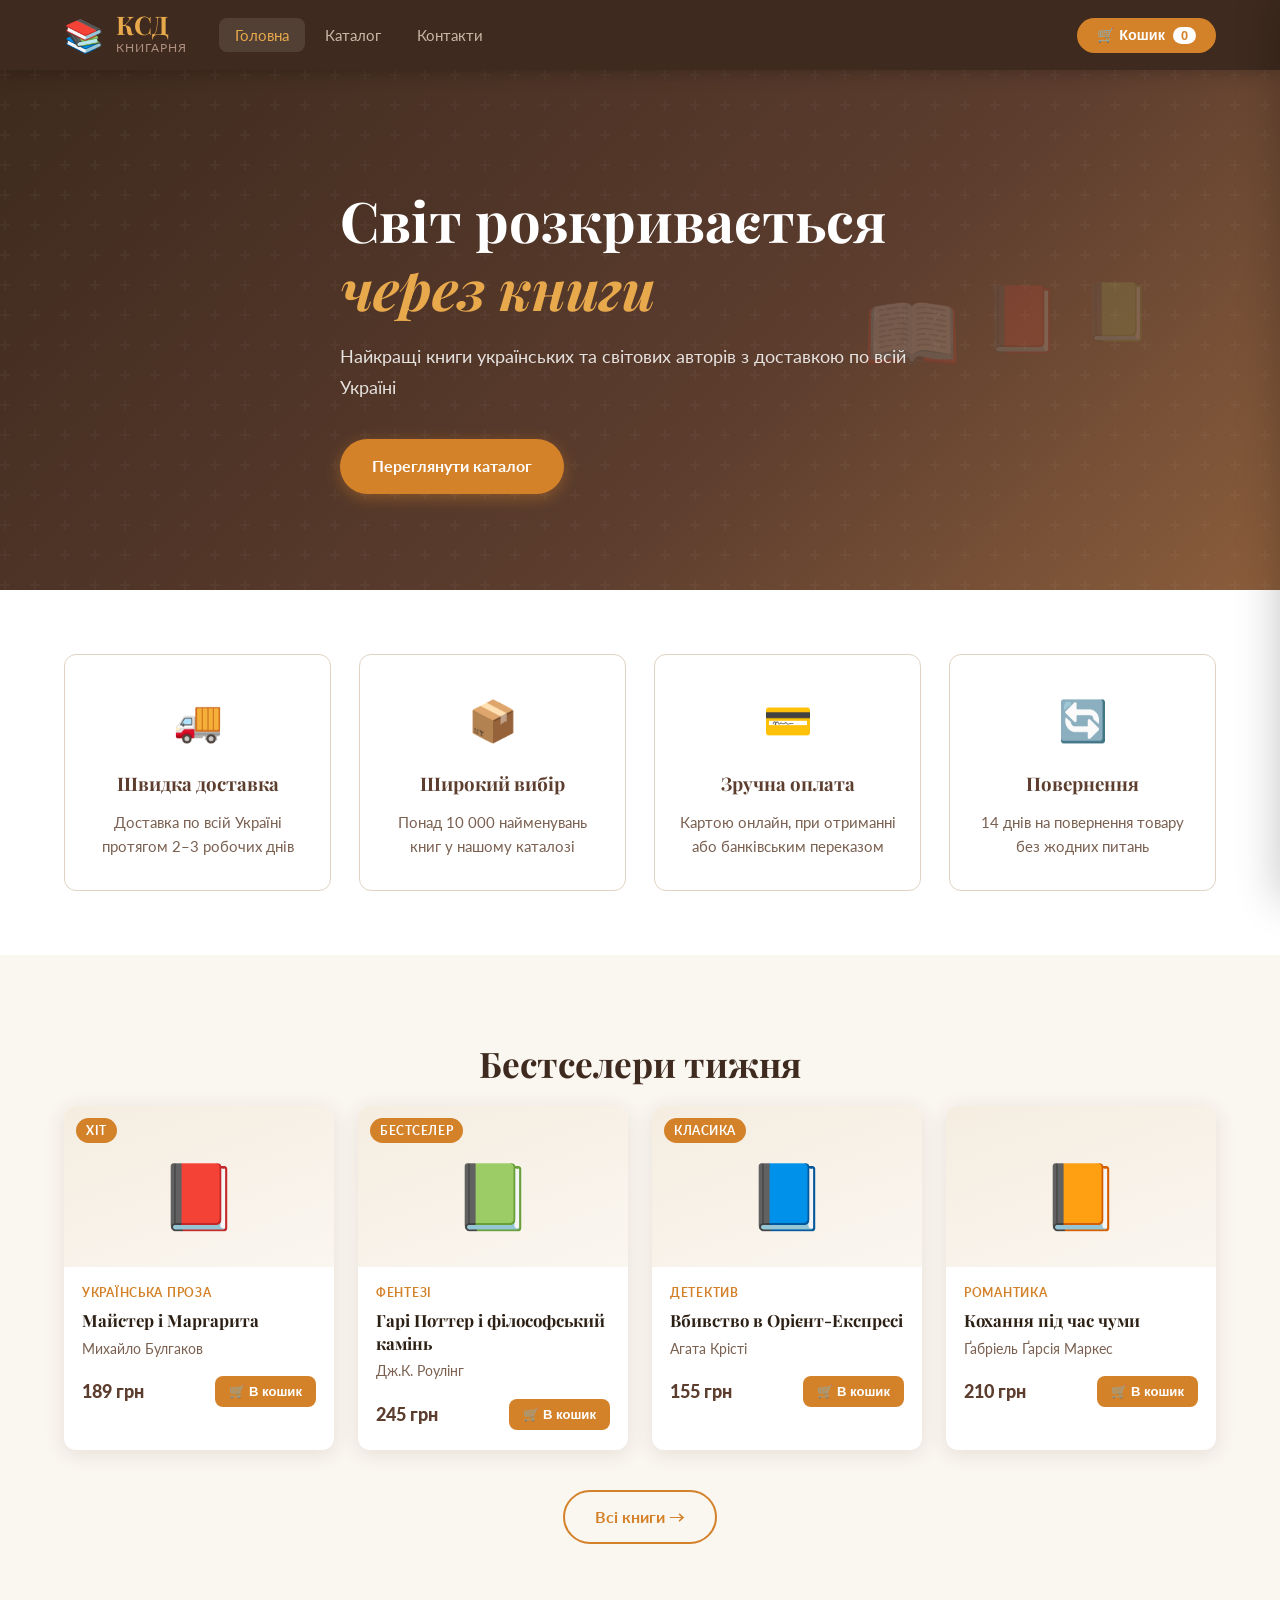
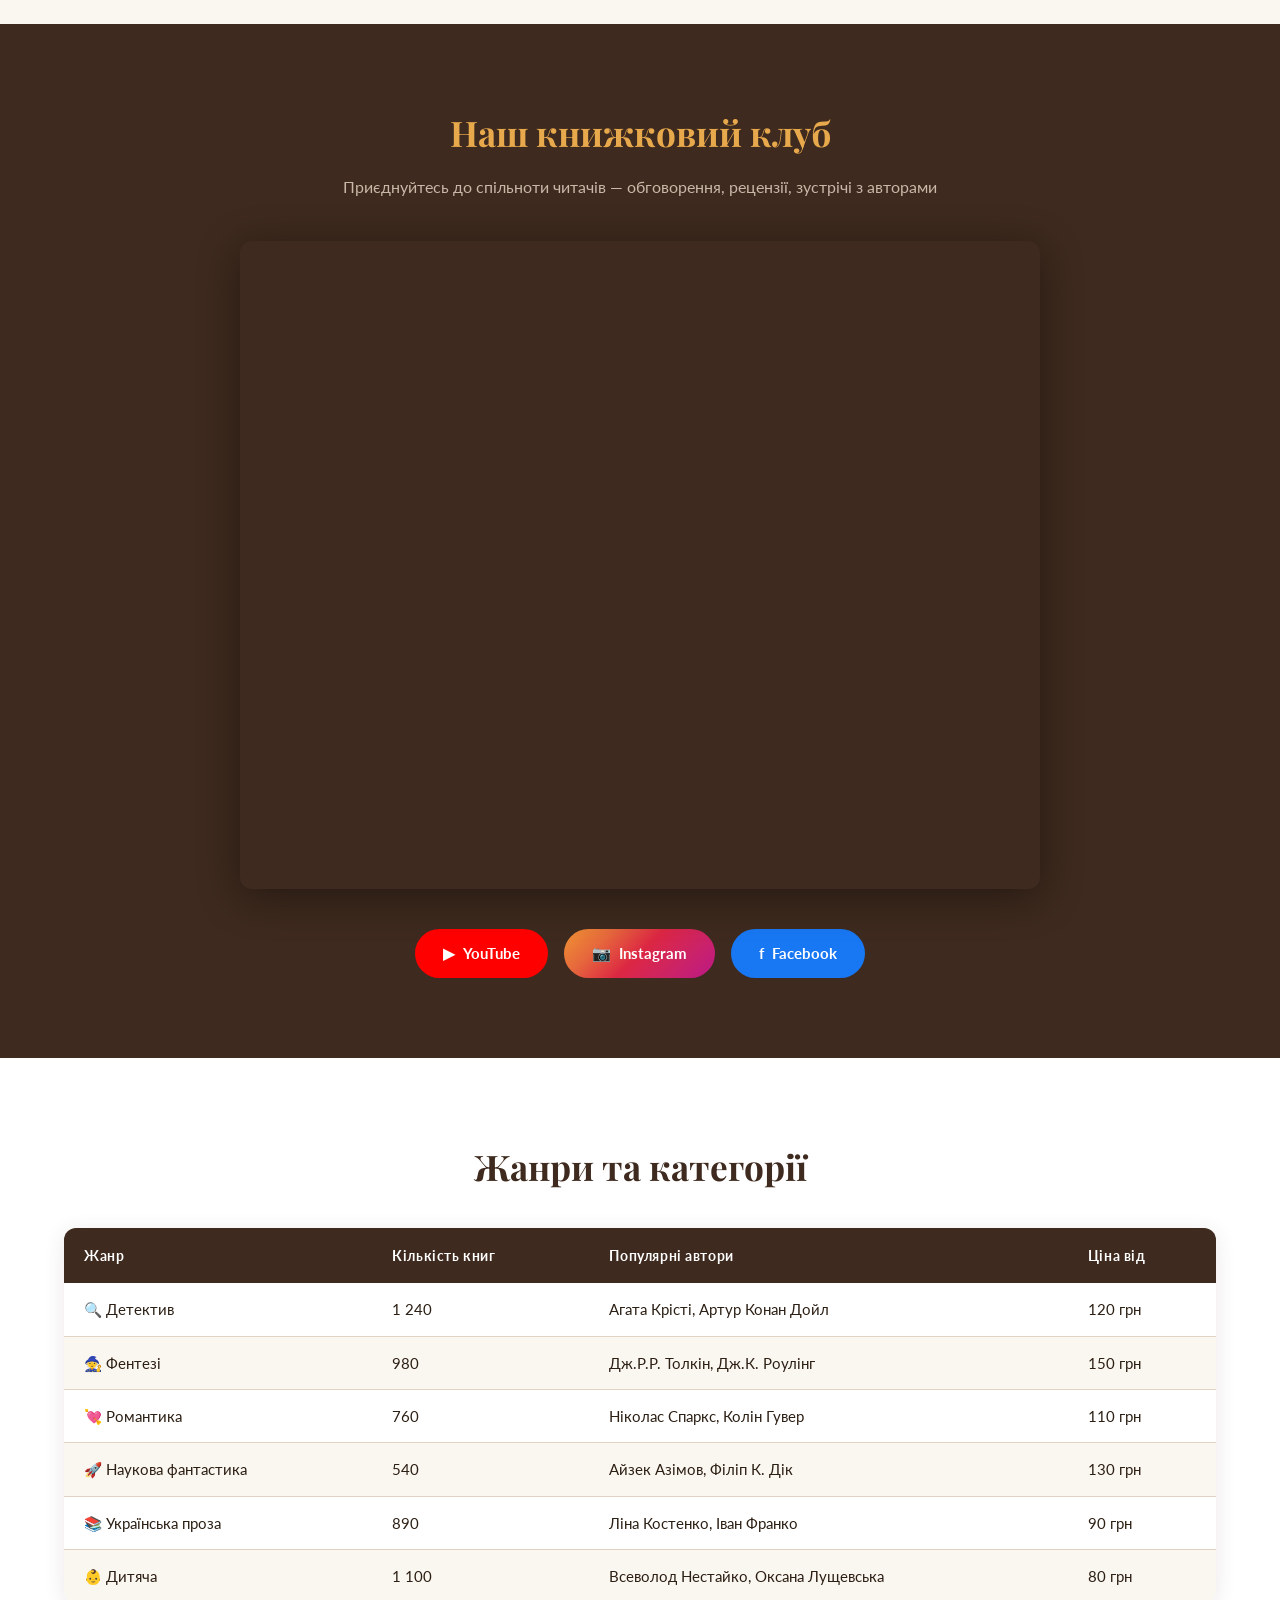
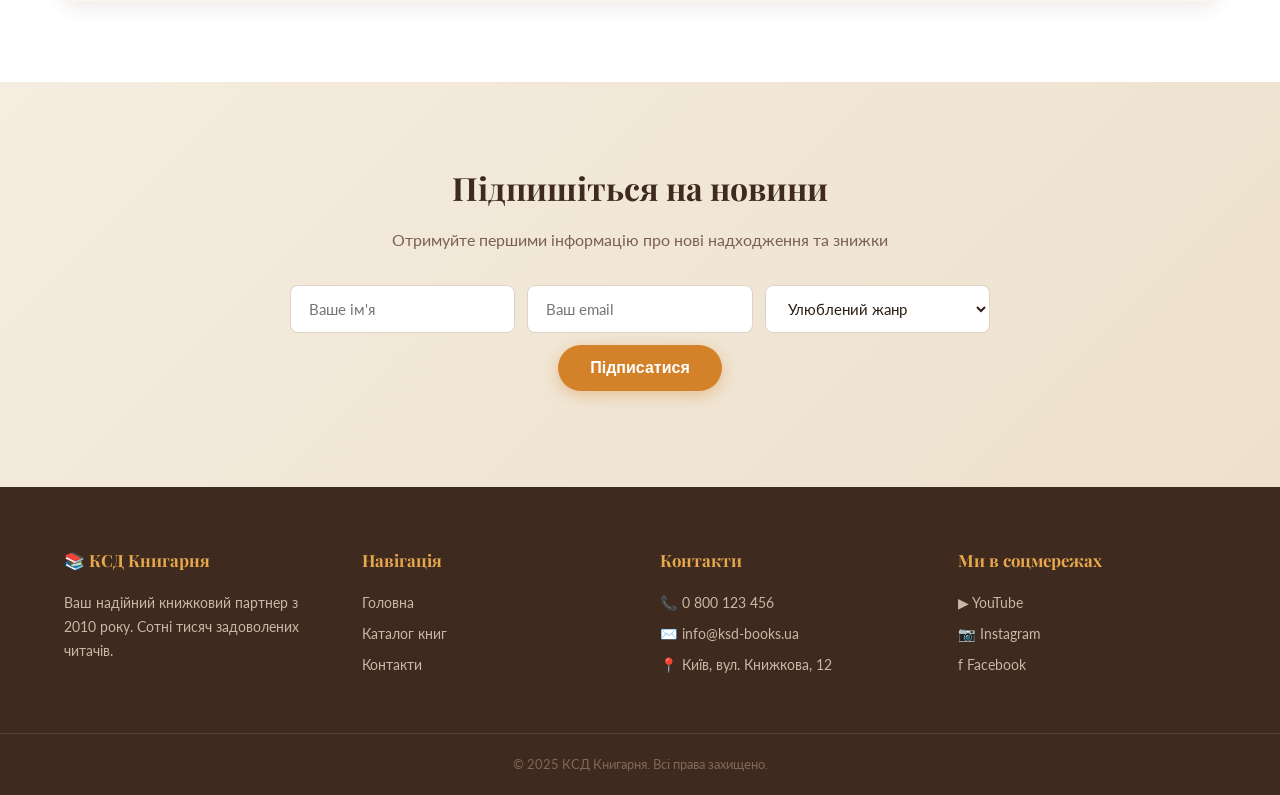
<file: index.html>
<!DOCTYPE html>
<html lang="uk">
<head>
  <meta charset="UTF-8">
  <meta name="viewport" content="width=device-width, initial-scale=1.0">
  <title>КСД Книгарня — Головна</title>
  <link rel="stylesheet" href="style.css">
  <link href="https://fonts.googleapis.com/css2?family=Playfair+Display:ital,wght@0,400;0,700;1,400&family=Lato:wght@300;400;700&display=swap" rel="stylesheet">
</head>
<body>

<!-- HEADER -->
<header>
  <div class="header-inner">
    <div class="logo">
      <span class="logo-icon">📚</span>
      <div>
        <span class="logo-title">КСД</span>
        <span class="logo-sub">Книгарня</span>
      </div>
    </div>
    <nav>
      <ul class="nav-list">
        <li><a href="index.html" class="active">Головна</a></li>
        <li><a href="catalog.html">Каталог</a></li>
        <li><a href="contact.html">Контакти</a></li>
      </ul>
    </nav>
    <div class="header-actions">
      <button class="cart-btn" onclick="toggleCart()">
        🛒 Кошик <span class="cart-count" id="cartCount">0</span>
      </button>
    </div>
  </div>
</header>

<!-- CART PANEL -->
<div class="cart-panel" id="cartPanel">
  <div class="cart-header">
    <h3>🛒 Ваш кошик</h3>
    <button onclick="toggleCart()" class="close-cart">✕</button>
  </div>
  <div class="cart-items" id="cartItems">
    <p class="cart-empty">Кошик порожній</p>
  </div>
  <div class="cart-footer" id="cartFooter" style="display:none">
    <div class="cart-total">Разом: <strong id="cartTotal">0</strong> грн</div>
    <button class="btn-order" onclick="placeOrder()">Оформити замовлення</button>
  </div>
</div>
<div class="cart-overlay" id="cartOverlay" onclick="toggleCart()"></div>

<!-- HERO SECTION -->
<section class="hero">
  <div class="hero-content">
    <h1>Світ розкривається<br><em>через книги</em></h1>
    <p>Найкращі книги українських та світових авторів з доставкою по всій Україні</p>
    <a href="catalog.html" class="btn-primary">Переглянути каталог</a>
  </div>
  <div class="hero-books">
    <div class="book-float b1">📖</div>
    <div class="book-float b2">📕</div>
    <div class="book-float b3">📗</div>
  </div>
</section>

<!-- FEATURES -->
<section class="features">
  <div class="container">
    <div class="features-grid">
      <div class="feature-card">
        <span class="feat-icon">🚚</span>
        <h3>Швидка доставка</h3>
        <p>Доставка по всій Україні протягом 2–3 робочих днів</p>
      </div>
      <div class="feature-card">
        <span class="feat-icon">📦</span>
        <h3>Широкий вибір</h3>
        <p>Понад 10 000 найменувань книг у нашому каталозі</p>
      </div>
      <div class="feature-card">
        <span class="feat-icon">💳</span>
        <h3>Зручна оплата</h3>
        <p>Картою онлайн, при отриманні або банківським переказом</p>
      </div>
      <div class="feature-card">
        <span class="feat-icon">🔄</span>
        <h3>Повернення</h3>
        <p>14 днів на повернення товару без жодних питань</p>
      </div>
    </div>
  </div>
</section>

<!-- BESTSELLERS -->
<section class="bestsellers">
  <div class="container">
    <h2 class="section-title">Бестселери тижня</h2>
    <div class="books-grid" id="homeBooks"></div>
    <div class="center">
      <a href="catalog.html" class="btn-secondary">Всі книги →</a>
    </div>
  </div>
</section>

<!-- VIDEO SECTION -->
<section class="video-section">
  <div class="container">
    <h2 class="section-title">Наш книжковий клуб</h2>
    <p class="section-desc">Приєднуйтесь до спільноти читачів — обговорення, рецензії, зустрічі з авторами</p>
    <div class="video-wrapper">
      <iframe
        src="https://www.youtube.com/embed/videoseries?list=UU@ksd_bookclub"
        title="КСД Книжковий Клуб"
        frameborder="0"
        allow="accelerometer; autoplay; clipboard-write; encrypted-media; gyroscope; picture-in-picture"
        allowfullscreen>
      </iframe>
    </div>
    <div class="social-links">
      <a href="https://www.youtube.com/@ksd_bookclub" target="_blank" class="social-btn yt">
        <span>▶</span> YouTube
      </a>
      <a href="https://www.instagram.com/ksd_bookclub/" target="_blank" class="social-btn ig">
        <span>📷</span> Instagram
      </a>
      <a href="https://www.facebook.com/ksdbookclub/mentions/" target="_blank" class="social-btn fb">
        <span>f</span> Facebook
      </a>
    </div>
  </div>
</section>

<!-- GENRES TABLE -->
<section class="genres-section">
  <div class="container">
    <h2 class="section-title">Жанри та категорії</h2>
    <table class="genres-table">
      <thead>
        <tr>
          <th>Жанр</th>
          <th>Кількість книг</th>
          <th>Популярні автори</th>
          <th>Ціна від</th>
        </tr>
      </thead>
      <tbody>
        <tr>
          <td>🔍 Детектив</td>
          <td>1 240</td>
          <td>Агата Крісті, Артур Конан Дойл</td>
          <td>120 грн</td>
        </tr>
        <tr>
          <td>🧙 Фентезі</td>
          <td>980</td>
          <td>Дж.Р.Р. Толкін, Дж.К. Роулінг</td>
          <td>150 грн</td>
        </tr>
        <tr>
          <td>💘 Романтика</td>
          <td>760</td>
          <td>Ніколас Спаркс, Колін Гувер</td>
          <td>110 грн</td>
        </tr>
        <tr>
          <td>🚀 Наукова фантастика</td>
          <td>540</td>
          <td>Айзек Азімов, Філіп К. Дік</td>
          <td>130 грн</td>
        </tr>
        <tr>
          <td>📚 Українська проза</td>
          <td>890</td>
          <td>Ліна Костенко, Іван Франко</td>
          <td>90 грн</td>
        </tr>
        <tr>
          <td>👶 Дитяча</td>
          <td>1 100</td>
          <td>Всеволод Нестайко, Оксана Лущевська</td>
          <td>80 грн</td>
        </tr>
      </tbody>
    </table>
  </div>
</section>

<!-- NEWSLETTER FORM -->
<section class="newsletter">
  <div class="container">
    <h2>Підпишіться на новини</h2>
    <p>Отримуйте першими інформацію про нові надходження та знижки</p>
    <form class="newsletter-form" onsubmit="subscribeNewsletter(event)">
      <input type="text" name="name" placeholder="Ваше ім'я" required>
      <input type="email" name="email" placeholder="Ваш email" required>
      <select name="genre">
        <option value="">Улюблений жанр</option>
        <option>Детектив</option>
        <option>Фентезі</option>
        <option>Романтика</option>
        <option>Наукова фантастика</option>
        <option>Українська проза</option>
        <option>Дитяча</option>
      </select>
      <button type="submit" class="btn-primary">Підписатися</button>
    </form>
    <div id="subscribeMsg" class="subscribe-msg"></div>
  </div>
</section>

<!-- FOOTER -->
<footer>
  <div class="footer-inner">
    <div class="footer-col">
      <h4>📚 КСД Книгарня</h4>
      <p>Ваш надійний книжковий партнер з 2010 року. Сотні тисяч задоволених читачів.</p>
    </div>
    <div class="footer-col">
      <h4>Навігація</h4>
      <ul>
        <li><a href="index.html">Головна</a></li>
        <li><a href="catalog.html">Каталог книг</a></li>
        <li><a href="contact.html">Контакти</a></li>
      </ul>
    </div>
    <div class="footer-col">
      <h4>Контакти</h4>
      <ul>
        <li>📞 0 800 123 456</li>
        <li>✉️ info@ksd-books.ua</li>
        <li>📍 Київ, вул. Книжкова, 12</li>
      </ul>
    </div>
    <div class="footer-col">
      <h4>Ми в соцмережах</h4>
      <div class="footer-socials">
        <a href="https://www.youtube.com/@ksd_bookclub" target="_blank">▶ YouTube</a>
        <a href="https://www.instagram.com/ksd_bookclub/" target="_blank">📷 Instagram</a>
        <a href="https://www.facebook.com/ksdbookclub/mentions/" target="_blank">f Facebook</a>
      </div>
    </div>
  </div>
  <div class="footer-bottom">
    <p>© 2025 КСД Книгарня. Всі права захищено.</p>
  </div>
</footer>

<script src="cart.js"></script>
<script>
  // Render 4 featured books on home page
  const featured = booksData.slice(0, 4);
  renderBooks(featured, 'homeBooks');
</script>
</body>
</html>
</file>
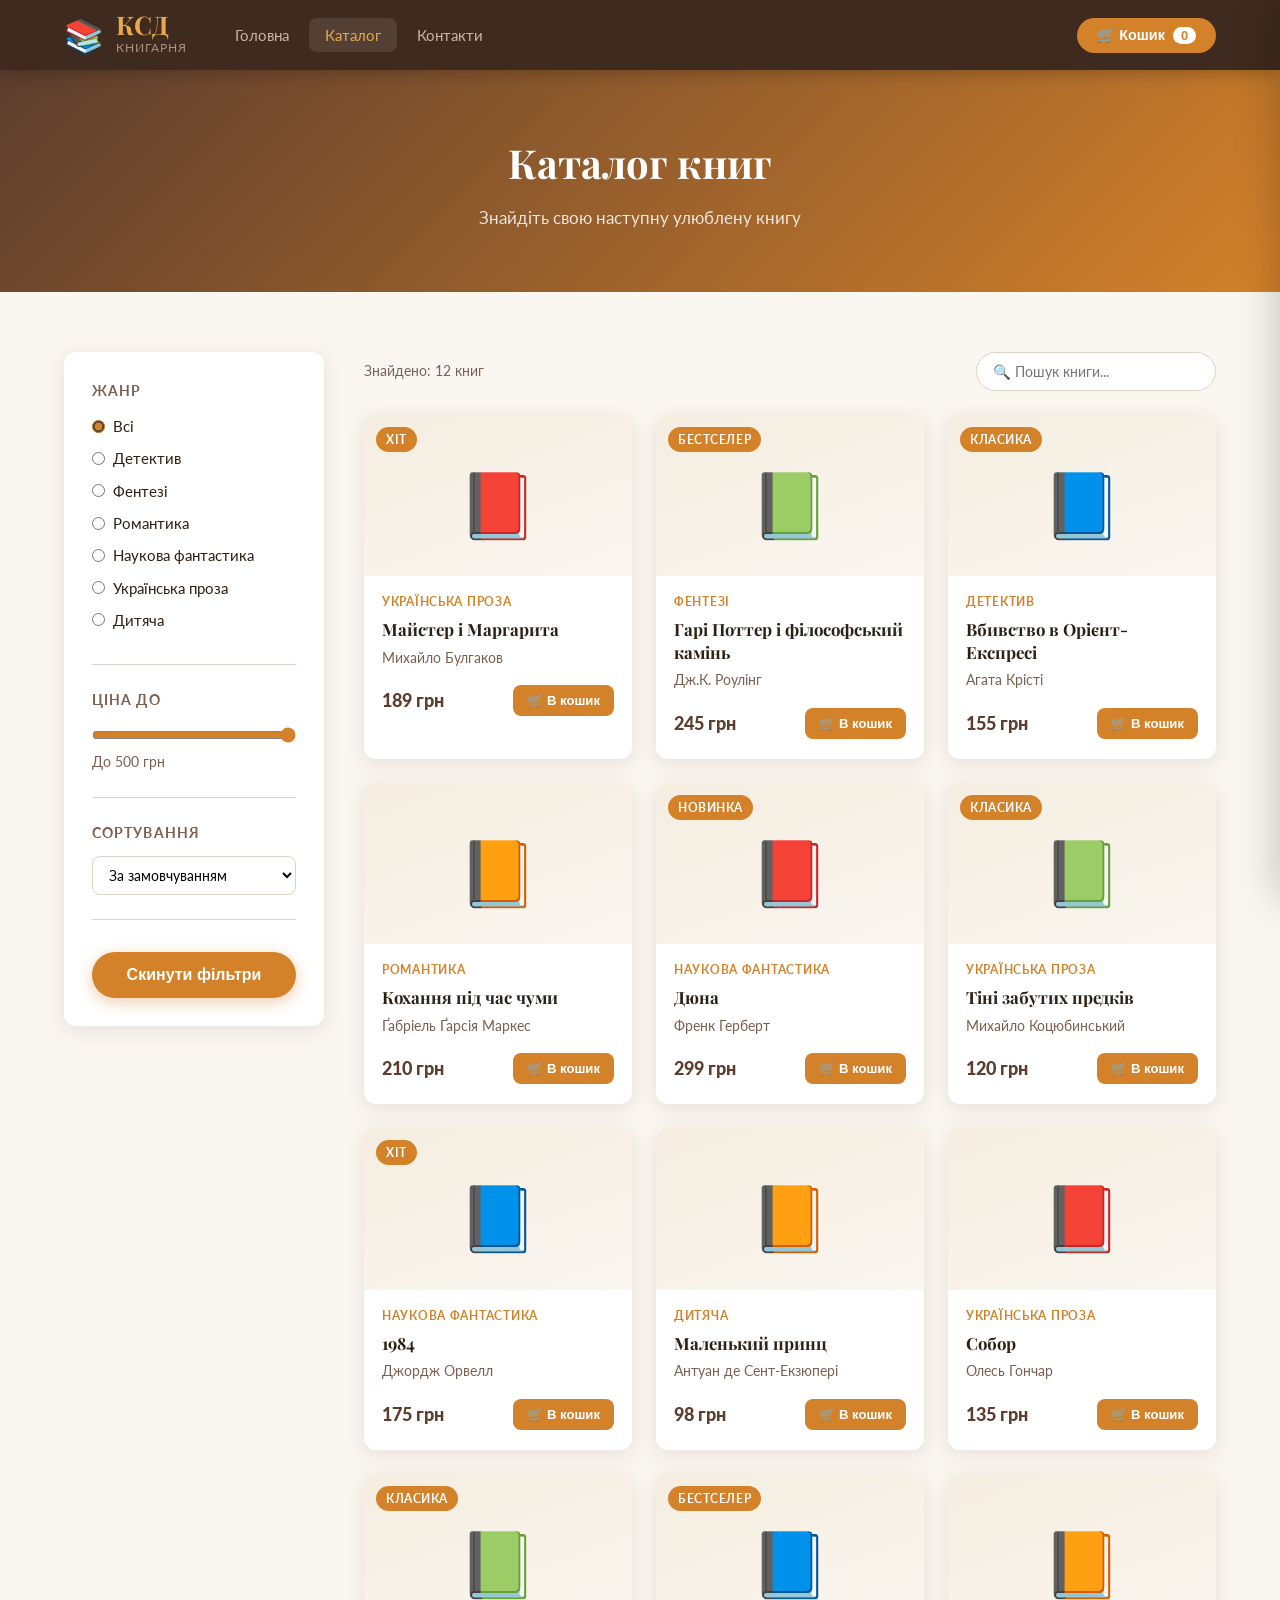
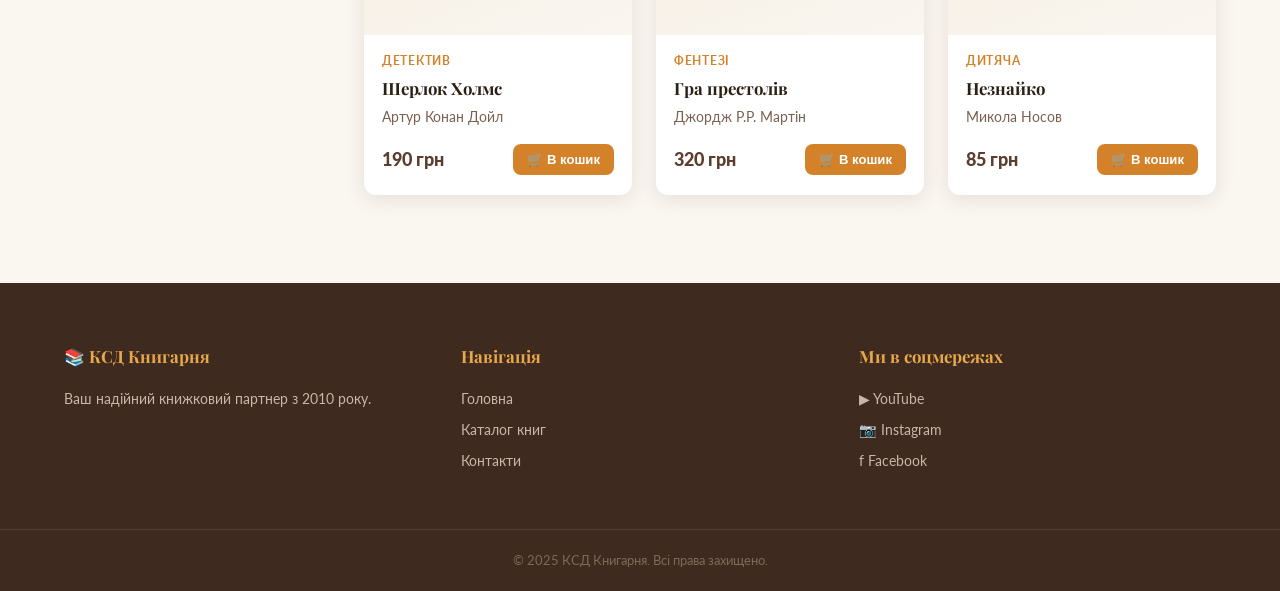
<file: catalog.html>
<!DOCTYPE html>
<html lang="uk">
<head>
  <meta charset="UTF-8">
  <meta name="viewport" content="width=device-width, initial-scale=1.0">
  <title>КСД Книгарня — Каталог</title>
  <link rel="stylesheet" href="style.css">
  <link href="https://fonts.googleapis.com/css2?family=Playfair+Display:ital,wght@0,400;0,700;1,400&family=Lato:wght@300;400;700&display=swap" rel="stylesheet">
</head>
<body>

<!-- HEADER -->
<header>
  <div class="header-inner">
    <div class="logo">
      <span class="logo-icon">📚</span>
      <div>
        <span class="logo-title">КСД</span>
        <span class="logo-sub">Книгарня</span>
      </div>
    </div>
    <nav>
      <ul class="nav-list">
        <li><a href="index.html">Головна</a></li>
        <li><a href="catalog.html" class="active">Каталог</a></li>
        <li><a href="contact.html">Контакти</a></li>
      </ul>
    </nav>
    <div class="header-actions">
      <button class="cart-btn" onclick="toggleCart()">
        🛒 Кошик <span class="cart-count" id="cartCount">0</span>
      </button>
    </div>
  </div>
</header>

<!-- CART PANEL -->
<div class="cart-panel" id="cartPanel">
  <div class="cart-header">
    <h3>🛒 Ваш кошик</h3>
    <button onclick="toggleCart()" class="close-cart">✕</button>
  </div>
  <div class="cart-items" id="cartItems">
    <p class="cart-empty">Кошик порожній</p>
  </div>
  <div class="cart-footer" id="cartFooter" style="display:none">
    <div class="cart-total">Разом: <strong id="cartTotal">0</strong> грн</div>
    <button class="btn-order" onclick="placeOrder()">Оформити замовлення</button>
  </div>
</div>
<div class="cart-overlay" id="cartOverlay" onclick="toggleCart()"></div>

<!-- PAGE TITLE -->
<section class="page-banner">
  <div class="container">
    <h1>Каталог книг</h1>
    <p>Знайдіть свою наступну улюблену книгу</p>
  </div>
</section>

<!-- CATALOG LAYOUT -->
<section class="catalog-section">
  <div class="container catalog-layout">

    <!-- SIDEBAR FILTERS -->
    <aside class="sidebar">
      <div class="filter-block">
        <h4>Жанр</h4>
        <ul class="filter-list" id="genreFilter">
          <li><label><input type="radio" name="genre" value="all" checked onchange="filterBooks()"> Всі</label></li>
          <li><label><input type="radio" name="genre" value="Детектив" onchange="filterBooks()"> Детектив</label></li>
          <li><label><input type="radio" name="genre" value="Фентезі" onchange="filterBooks()"> Фентезі</label></li>
          <li><label><input type="radio" name="genre" value="Романтика" onchange="filterBooks()"> Романтика</label></li>
          <li><label><input type="radio" name="genre" value="Наукова фантастика" onchange="filterBooks()"> Наукова фантастика</label></li>
          <li><label><input type="radio" name="genre" value="Українська проза" onchange="filterBooks()"> Українська проза</label></li>
          <li><label><input type="radio" name="genre" value="Дитяча" onchange="filterBooks()"> Дитяча</label></li>
        </ul>
      </div>
      <div class="filter-block">
        <h4>Ціна до</h4>
        <input type="range" id="priceRange" min="80" max="500" value="500" oninput="updatePrice(this.value)">
        <div class="price-label">До <span id="priceVal">500</span> грн</div>
      </div>
      <div class="filter-block">
        <h4>Сортування</h4>
        <select id="sortSelect" onchange="filterBooks()">
          <option value="default">За замовчуванням</option>
          <option value="price-asc">Ціна: зростання</option>
          <option value="price-desc">Ціна: спадання</option>
          <option value="name">За назвою</option>
        </select>
      </div>
      <button class="btn-primary" onclick="resetFilters()" style="width:100%;margin-top:8px">Скинути фільтри</button>
    </aside>

    <!-- BOOKS GRID -->
    <main class="catalog-main">
      <div class="catalog-meta">
        <span id="foundCount"></span>
        <input type="text" id="searchInput" placeholder="🔍 Пошук книги..." oninput="filterBooks()">
      </div>
      <div class="books-grid" id="catalogBooks"></div>
    </main>

  </div>
</section>

<!-- FOOTER -->
<footer>
  <div class="footer-inner">
    <div class="footer-col">
      <h4>📚 КСД Книгарня</h4>
      <p>Ваш надійний книжковий партнер з 2010 року.</p>
    </div>
    <div class="footer-col">
      <h4>Навігація</h4>
      <ul>
        <li><a href="index.html">Головна</a></li>
        <li><a href="catalog.html">Каталог книг</a></li>
        <li><a href="contact.html">Контакти</a></li>
      </ul>
    </div>
    <div class="footer-col">
      <h4>Ми в соцмережах</h4>
      <div class="footer-socials">
        <a href="https://www.youtube.com/@ksd_bookclub" target="_blank">▶ YouTube</a>
        <a href="https://www.instagram.com/ksd_bookclub/" target="_blank">📷 Instagram</a>
        <a href="https://www.facebook.com/ksdbookclub/mentions/" target="_blank">f Facebook</a>
      </div>
    </div>
  </div>
  <div class="footer-bottom">
    <p>© 2025 КСД Книгарня. Всі права захищено.</p>
  </div>
</footer>

<script src="cart.js"></script>
<script>
  let maxPrice = 500;

  function updatePrice(val) {
    maxPrice = parseInt(val);
    document.getElementById('priceVal').textContent = val;
    filterBooks();
  }

  function filterBooks() {
    const genre = document.querySelector('input[name="genre"]:checked').value;
    const sort = document.getElementById('sortSelect').value;
    const search = document.getElementById('searchInput').value.toLowerCase();

    let filtered = booksData.filter(b => {
      const matchGenre = genre === 'all' || b.genre === genre;
      const matchPrice = b.price <= maxPrice;
      const matchSearch = b.title.toLowerCase().includes(search) || b.author.toLowerCase().includes(search);
      return matchGenre && matchPrice && matchSearch;
    });

    if (sort === 'price-asc') filtered.sort((a,b) => a.price - b.price);
    else if (sort === 'price-desc') filtered.sort((a,b) => b.price - a.price);
    else if (sort === 'name') filtered.sort((a,b) => a.title.localeCompare(b.title));

    document.getElementById('foundCount').textContent = `Знайдено: ${filtered.length} книг`;
    renderBooks(filtered, 'catalogBooks');
  }

  function resetFilters() {
    document.querySelector('input[name="genre"][value="all"]').checked = true;
    document.getElementById('priceRange').value = 500;
    document.getElementById('priceVal').textContent = 500;
    document.getElementById('sortSelect').value = 'default';
    document.getElementById('searchInput').value = '';
    maxPrice = 500;
    filterBooks();
  }

  filterBooks();
</script>
</body>
</html>
</file>
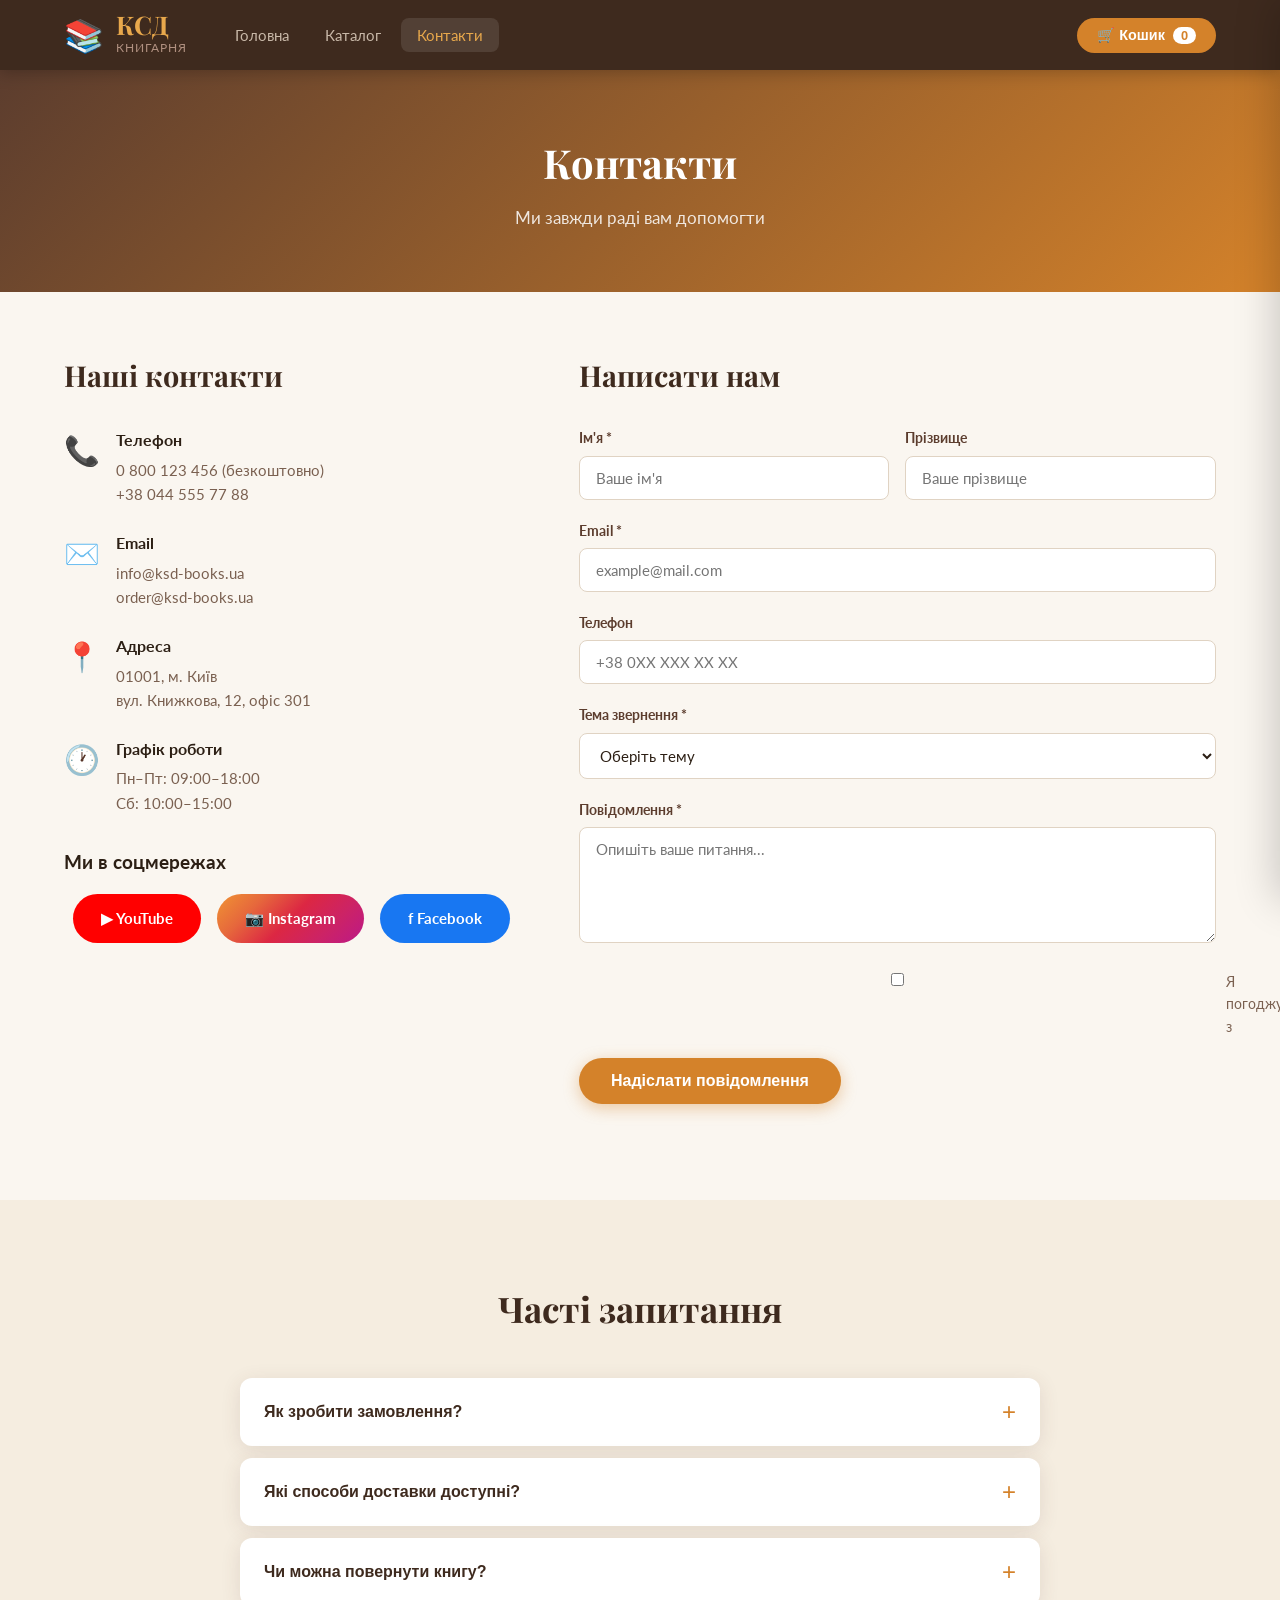
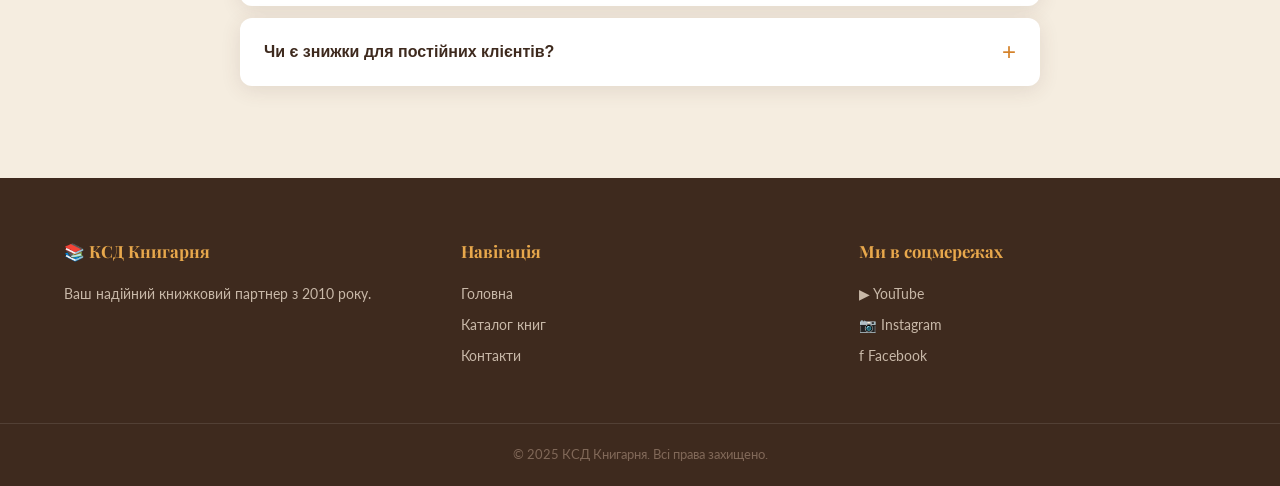
<file: contact.html>
<!DOCTYPE html>
<html lang="uk">
<head>
  <meta charset="UTF-8">
  <meta name="viewport" content="width=device-width, initial-scale=1.0">
  <title>КСД Книгарня — Контакти</title>
  <link rel="stylesheet" href="style.css">
  <link href="https://fonts.googleapis.com/css2?family=Playfair+Display:ital,wght@0,400;0,700;1,400&family=Lato:wght@300;400;700&display=swap" rel="stylesheet">
</head>
<body>

<!-- HEADER -->
<header>
  <div class="header-inner">
    <div class="logo">
      <span class="logo-icon">📚</span>
      <div>
        <span class="logo-title">КСД</span>
        <span class="logo-sub">Книгарня</span>
      </div>
    </div>
    <nav>
      <ul class="nav-list">
        <li><a href="index.html">Головна</a></li>
        <li><a href="catalog.html">Каталог</a></li>
        <li><a href="contact.html" class="active">Контакти</a></li>
      </ul>
    </nav>
    <div class="header-actions">
      <button class="cart-btn" onclick="toggleCart()">
        🛒 Кошик <span class="cart-count" id="cartCount">0</span>
      </button>
    </div>
  </div>
</header>

<!-- CART PANEL -->
<div class="cart-panel" id="cartPanel">
  <div class="cart-header">
    <h3>🛒 Ваш кошик</h3>
    <button onclick="toggleCart()" class="close-cart">✕</button>
  </div>
  <div class="cart-items" id="cartItems">
    <p class="cart-empty">Кошик порожній</p>
  </div>
  <div class="cart-footer" id="cartFooter" style="display:none">
    <div class="cart-total">Разом: <strong id="cartTotal">0</strong> грн</div>
    <button class="btn-order" onclick="placeOrder()">Оформити замовлення</button>
  </div>
</div>
<div class="cart-overlay" id="cartOverlay" onclick="toggleCart()"></div>

<!-- PAGE BANNER -->
<section class="page-banner">
  <div class="container">
    <h1>Контакти</h1>
    <p>Ми завжди раді вам допомогти</p>
  </div>
</section>

<!-- CONTACT SECTION -->
<section class="contact-section">
  <div class="container contact-layout">

    <!-- CONTACT INFO -->
    <div class="contact-info">
      <h2>Наші контакти</h2>
      <ul class="contact-list">
        <li>
          <span class="contact-icon">📞</span>
          <div>
            <strong>Телефон</strong>
            <p>0 800 123 456 (безкоштовно)</p>
            <p>+38 044 555 77 88</p>
          </div>
        </li>
        <li>
          <span class="contact-icon">✉️</span>
          <div>
            <strong>Email</strong>
            <p>info@ksd-books.ua</p>
            <p>order@ksd-books.ua</p>
          </div>
        </li>
        <li>
          <span class="contact-icon">📍</span>
          <div>
            <strong>Адреса</strong>
            <p>01001, м. Київ</p>
            <p>вул. Книжкова, 12, офіс 301</p>
          </div>
        </li>
        <li>
          <span class="contact-icon">🕐</span>
          <div>
            <strong>Графік роботи</strong>
            <p>Пн–Пт: 09:00–18:00</p>
            <p>Сб: 10:00–15:00</p>
          </div>
        </li>
      </ul>

      <h3 style="margin-top:32px;margin-bottom:16px">Ми в соцмережах</h3>
      <div class="social-links">
        <a href="https://www.youtube.com/@ksd_bookclub" target="_blank" class="social-btn yt">▶ YouTube</a>
        <a href="https://www.instagram.com/ksd_bookclub/" target="_blank" class="social-btn ig">📷 Instagram</a>
        <a href="https://www.facebook.com/ksdbookclub/mentions/" target="_blank" class="social-btn fb">f Facebook</a>
      </div>
    </div>

    <!-- CONTACT FORM -->
    <div class="contact-form-wrap">
      <h2>Написати нам</h2>
      <form class="contact-form" onsubmit="sendContact(event)">
        <div class="form-row">
          <div class="form-group">
            <label for="fname">Ім'я *</label>
            <input type="text" id="fname" placeholder="Ваше ім'я" required>
          </div>
          <div class="form-group">
            <label for="lname">Прізвище</label>
            <input type="text" id="lname" placeholder="Ваше прізвище">
          </div>
        </div>
        <div class="form-group">
          <label for="cemail">Email *</label>
          <input type="email" id="cemail" placeholder="example@mail.com" required>
        </div>
        <div class="form-group">
          <label for="phone">Телефон</label>
          <input type="tel" id="phone" placeholder="+38 0XX XXX XX XX">
        </div>
        <div class="form-group">
          <label for="subject">Тема звернення *</label>
          <select id="subject" required>
            <option value="">Оберіть тему</option>
            <option>Питання щодо замовлення</option>
            <option>Повернення або обмін</option>
            <option>Оптові закупівлі</option>
            <option>Технічна підтримка</option>
            <option>Інше</option>
          </select>
        </div>
        <div class="form-group">
          <label for="message">Повідомлення *</label>
          <textarea id="message" rows="5" placeholder="Опишіть ваше питання..." required></textarea>
        </div>
        <div class="form-group checkbox-group">
          <label>
            <input type="checkbox" required>
            Я погоджуюсь з <a href="#">умовами використання</a> та <a href="#">політикою конфіденційності</a>
          </label>
        </div>
        <button type="submit" class="btn-primary">Надіслати повідомлення</button>
      </form>
      <div id="contactMsg" class="subscribe-msg"></div>
    </div>

  </div>
</section>

<!-- FAQ SECTION -->
<section class="faq-section">
  <div class="container">
    <h2 class="section-title">Часті запитання</h2>
    <div class="faq-list">
      <div class="faq-item">
        <button class="faq-q" onclick="toggleFaq(this)">
          Як зробити замовлення? <span>+</span>
        </button>
        <div class="faq-a">
          <p>Оберіть книги в каталозі, додайте до кошика та натисніть «Оформити замовлення». Ми зв'яжемося з вами для підтвердження протягом 1 робочого дня.</p>
        </div>
      </div>
      <div class="faq-item">
        <button class="faq-q" onclick="toggleFaq(this)">
          Які способи доставки доступні? <span>+</span>
        </button>
        <div class="faq-a">
          <p>Ми доставляємо через Нову Пошту, Укрпошту та кур'єром по Києву. Термін доставки — 1–3 робочих дні залежно від регіону.</p>
        </div>
      </div>
      <div class="faq-item">
        <button class="faq-q" onclick="toggleFaq(this)">
          Чи можна повернути книгу? <span>+</span>
        </button>
        <div class="faq-a">
          <p>Так, протягом 14 днів з моменту отримання, якщо книга не має слідів використання та збережена оригінальна упаковка.</p>
        </div>
      </div>
      <div class="faq-item">
        <button class="faq-q" onclick="toggleFaq(this)">
          Чи є знижки для постійних клієнтів? <span>+</span>
        </button>
        <div class="faq-a">
          <p>Так! При накопиченні покупок на суму 2000 грн ви отримуєте картку постійного клієнта зі знижкою 10% на всі наступні замовлення.</p>
        </div>
      </div>
    </div>
  </div>
</section>

<!-- FOOTER -->
<footer>
  <div class="footer-inner">
    <div class="footer-col">
      <h4>📚 КСД Книгарня</h4>
      <p>Ваш надійний книжковий партнер з 2010 року.</p>
    </div>
    <div class="footer-col">
      <h4>Навігація</h4>
      <ul>
        <li><a href="index.html">Головна</a></li>
        <li><a href="catalog.html">Каталог книг</a></li>
        <li><a href="contact.html">Контакти</a></li>
      </ul>
    </div>
    <div class="footer-col">
      <h4>Ми в соцмережах</h4>
      <div class="footer-socials">
        <a href="https://www.youtube.com/@ksd_bookclub" target="_blank">▶ YouTube</a>
        <a href="https://www.instagram.com/ksd_bookclub/" target="_blank">📷 Instagram</a>
        <a href="https://www.facebook.com/ksdbookclub/mentions/" target="_blank">f Facebook</a>
      </div>
    </div>
  </div>
  <div class="footer-bottom">
    <p>© 2025 КСД Книгарня. Всі права захищено.</p>
  </div>
</footer>

<script src="cart.js"></script>
<script>
function sendContact(e) {
  e.preventDefault();
  const msg = document.getElementById('contactMsg');
  msg.textContent = '✅ Дякуємо! Ваше повідомлення надіслано. Ми відповімо протягом 1 робочого дня.';
  msg.style.color = '#2e7d32';
  e.target.reset();
}
function toggleFaq(btn) {
  const item = btn.parentElement;
  const ans = item.querySelector('.faq-a');
  const sym = btn.querySelector('span');
  const open = item.classList.toggle('open');
  ans.style.maxHeight = open ? ans.scrollHeight + 'px' : '0';
  sym.textContent = open ? '−' : '+';
}
</script>
</body>
</html>
</file>
<file: style.css>
/* ================================================
   KSD BOOKSTORE — STYLESHEET
   ================================================ */

:root {
  --cream: #faf6f0;
  --warm: #f5ede0;
  --brown: #5c3d2e;
  --brown-dark: #3e2a1e;
  --amber: #d4822a;
  --amber-light: #e8a84c;
  --text: #2c1f14;
  --text-muted: #7a6050;
  --border: #e0d3c3;
  --white: #ffffff;
  --shadow: 0 4px 20px rgba(92,61,46,.12);
  --shadow-lg: 0 8px 40px rgba(92,61,46,.18);
  --radius: 12px;
  --radius-sm: 8px;
}

*, *::before, *::after { box-sizing: border-box; margin: 0; padding: 0; }

html { scroll-behavior: smooth; }

body {
  font-family: 'Lato', sans-serif;
  background: var(--cream);
  color: var(--text);
  line-height: 1.65;
  min-height: 100vh;
}

/* ---- CONTAINER ---- */
.container { max-width: 1200px; margin: 0 auto; padding: 0 24px; }

/* ---- HEADER ---- */
header {
  background: var(--brown-dark);
  position: sticky; top: 0; z-index: 100;
  box-shadow: 0 2px 16px rgba(0,0,0,.25);
}
.header-inner {
  max-width: 1200px; margin: 0 auto; padding: 0 24px;
  display: flex; align-items: center; gap: 32px;
  height: 70px;
}
.logo { display: flex; align-items: center; gap: 12px; text-decoration: none; }
.logo-icon { font-size: 2rem; }
.logo-title {
  display: block; font-family: 'Playfair Display', serif;
  font-size: 1.6rem; font-weight: 700; color: var(--amber-light); line-height: 1;
}
.logo-sub { display: block; font-size: .75rem; color: #b09080; letter-spacing: .08em; text-transform: uppercase; }

nav { flex: 1; }
.nav-list {
  list-style: none; display: flex; gap: 4px;
}
.nav-list a {
  color: #c8b8a8; text-decoration: none; padding: 8px 16px;
  border-radius: var(--radius-sm); font-size: .95rem; font-weight: 400;
  transition: background .2s, color .2s;
}
.nav-list a:hover, .nav-list a.active {
  background: rgba(255,255,255,.1); color: var(--amber-light);
}

.header-actions { margin-left: auto; }
.cart-btn {
  background: var(--amber); color: white; border: none;
  padding: 9px 20px; border-radius: 50px; cursor: pointer;
  font-size: .9rem; font-weight: 700; display: flex; align-items: center; gap: 8px;
  transition: background .2s, transform .15s;
}
.cart-btn:hover { background: var(--amber-light); }
.cart-btn.bounce { animation: bounce .4s ease; }
@keyframes bounce { 0%,100%{transform:scale(1)} 50%{transform:scale(1.15)} }
.cart-count {
  background: white; color: var(--amber); border-radius: 50px;
  padding: 1px 8px; font-size: .8rem; font-weight: 900; min-width: 22px; text-align: center;
}

/* ---- CART PANEL ---- */
.cart-panel {
  position: fixed; top: 0; right: -420px; width: 420px; height: 100vh;
  background: white; z-index: 1000; box-shadow: -4px 0 40px rgba(0,0,0,.2);
  display: flex; flex-direction: column; transition: right .35s cubic-bezier(.4,0,.2,1);
}
.cart-panel.open { right: 0; }
.cart-overlay {
  position: fixed; inset: 0; background: rgba(0,0,0,.4);
  z-index: 999; opacity: 0; pointer-events: none; transition: opacity .3s;
}
.cart-overlay.visible { opacity: 1; pointer-events: all; }

.cart-header {
  display: flex; align-items: center; justify-content: space-between;
  padding: 20px 24px; border-bottom: 1px solid var(--border);
  background: var(--brown-dark);
}
.cart-header h3 { color: white; font-family: 'Playfair Display', serif; font-size: 1.2rem; }
.close-cart {
  background: none; border: none; color: #c8b8a8; font-size: 1.4rem;
  cursor: pointer; line-height: 1; padding: 4px 8px; border-radius: 4px;
  transition: color .2s;
}
.close-cart:hover { color: white; }

.cart-items { flex: 1; overflow-y: auto; padding: 16px; }
.cart-empty { color: var(--text-muted); text-align: center; padding: 40px 0; }

.cart-item {
  display: flex; gap: 12px; align-items: flex-start;
  padding: 14px 0; border-bottom: 1px solid var(--border);
}
.ci-cover { font-size: 2.2rem; flex-shrink: 0; }
.ci-info { flex: 1; min-width: 0; }
.ci-title { font-weight: 700; font-size: .9rem; line-height: 1.3; margin-bottom: 2px; }
.ci-author { font-size: .8rem; color: var(--text-muted); margin-bottom: 6px; }
.ci-price { font-weight: 700; color: var(--amber); }
.ci-controls { display: flex; align-items: center; gap: 6px; flex-shrink: 0; }
.ci-controls button {
  background: var(--warm); border: 1px solid var(--border); border-radius: 6px;
  width: 28px; height: 28px; cursor: pointer; font-size: .9rem; font-weight: 700;
  transition: background .2s;
}
.ci-controls button:hover { background: var(--border); }
.ci-remove { background: #fff0f0 !important; color: #c0392b; }
.ci-controls span { font-weight: 700; min-width: 20px; text-align: center; }

.cart-footer {
  padding: 20px 24px; border-top: 2px solid var(--border); background: var(--warm);
}
.cart-total { font-size: 1.1rem; margin-bottom: 14px; }
.cart-total strong { color: var(--amber); font-size: 1.3rem; }
.btn-order {
  width: 100%; background: var(--amber); color: white; border: none;
  padding: 14px; border-radius: var(--radius-sm); font-size: 1rem;
  font-weight: 700; cursor: pointer; transition: background .2s;
}
.btn-order:hover { background: var(--amber-light); }

/* ---- HERO ---- */
.hero {
  background: linear-gradient(135deg, var(--brown-dark) 0%, var(--brown) 60%, #8b5e3c 100%);
  color: white; padding: 100px 24px 80px;
  position: relative; overflow: hidden;
  display: flex; align-items: center; justify-content: center;
  min-height: 520px;
}
.hero::before {
  content: '';
  position: absolute; inset: 0;
  background: url("data:image/svg+xml,%3Csvg width='60' height='60' viewBox='0 0 60 60' xmlns='http://www.w3.org/2000/svg'%3E%3Cg fill='none' fill-rule='evenodd'%3E%3Cg fill='%23ffffff' fill-opacity='0.03'%3E%3Cpath d='M36 34v-4h-2v4h-4v2h4v4h2v-4h4v-2h-4zm0-30V0h-2v4h-4v2h4v4h2V6h4V4h-4zM6 34v-4H4v4H0v2h4v4h2v-4h4v-2H6zM6 4V0H4v4H0v2h4v4h2V6h4V4H6z'/%3E%3C/g%3E%3C/g%3E%3C/svg%3E");
}
.hero-content { position: relative; z-index: 1; max-width: 600px; }
.hero-content h1 {
  font-family: 'Playfair Display', serif;
  font-size: clamp(2.2rem, 5vw, 3.5rem);
  line-height: 1.2; margin-bottom: 20px;
}
.hero-content h1 em { color: var(--amber-light); font-style: italic; }
.hero-content p { font-size: 1.15rem; opacity: .85; margin-bottom: 36px; line-height: 1.7; }
.hero-books {
  position: absolute; right: 10%; top: 50%; transform: translateY(-50%);
  display: flex; gap: 20px; opacity: .15;
}
.book-float { font-size: 5rem; animation: float 3s ease-in-out infinite; }
.book-float.b2 { animation-delay: 1s; font-size: 4rem; }
.book-float.b3 { animation-delay: 2s; font-size: 3.5rem; }
@keyframes float { 0%,100%{transform:translateY(0)} 50%{transform:translateY(-20px)} }

/* ---- BUTTONS ---- */
.btn-primary {
  display: inline-block; background: var(--amber); color: white;
  padding: 14px 32px; border-radius: 50px; text-decoration: none;
  font-weight: 700; font-size: 1rem; border: none; cursor: pointer;
  transition: background .2s, transform .15s, box-shadow .2s;
  box-shadow: 0 4px 16px rgba(212,130,42,.4);
}
.btn-primary:hover {
  background: var(--amber-light); transform: translateY(-2px);
  box-shadow: 0 6px 24px rgba(212,130,42,.5);
}
.btn-secondary {
  display: inline-block; border: 2px solid var(--amber); color: var(--amber);
  padding: 12px 30px; border-radius: 50px; text-decoration: none;
  font-weight: 700; transition: all .2s;
}
.btn-secondary:hover { background: var(--amber); color: white; }
.center { text-align: center; margin-top: 40px; }

/* ---- FEATURES ---- */
.features { padding: 64px 0; background: white; }
.features-grid {
  display: grid; grid-template-columns: repeat(auto-fit, minmax(220px, 1fr)); gap: 28px;
}
.feature-card {
  text-align: center; padding: 32px 24px;
  border: 1px solid var(--border); border-radius: var(--radius);
  transition: transform .2s, box-shadow .2s;
}
.feature-card:hover { transform: translateY(-4px); box-shadow: var(--shadow); }
.feat-icon { font-size: 2.5rem; display: block; margin-bottom: 16px; }
.feature-card h3 { font-family: 'Playfair Display', serif; margin-bottom: 10px; color: var(--brown); }
.feature-card p { color: var(--text-muted); font-size: .92rem; }

/* ---- SECTION TITLES ---- */
.section-title {
  font-family: 'Playfair Display', serif;
  font-size: clamp(1.6rem, 3vw, 2.2rem);
  color: var(--brown-dark); text-align: center; margin-bottom: 12px;
}
.section-desc { text-align: center; color: var(--text-muted); margin-bottom: 40px; max-width: 600px; margin-left: auto; margin-right: auto; }

/* ---- BESTSELLERS ---- */
.bestsellers { padding: 80px 0; }
.books-grid {
  display: grid; grid-template-columns: repeat(auto-fill, minmax(220px, 1fr)); gap: 24px;
  margin-bottom: 8px;
}
.book-card {
  background: white; border-radius: var(--radius); overflow: hidden;
  box-shadow: var(--shadow); position: relative;
  transition: transform .25s, box-shadow .25s;
}
.book-card:hover { transform: translateY(-6px); box-shadow: var(--shadow-lg); }
.book-badge {
  position: absolute; top: 12px; left: 12px;
  background: var(--amber); color: white; font-size: .72rem; font-weight: 700;
  padding: 3px 10px; border-radius: 50px; text-transform: uppercase; letter-spacing: .05em;
}
.book-cover {
  font-size: 4rem; text-align: center; padding: 36px 20px 20px;
  background: linear-gradient(160deg, var(--warm), var(--cream));
}
.book-info { padding: 16px 18px 20px; }
.book-genre { font-size: .75rem; color: var(--amber); text-transform: uppercase; letter-spacing: .06em; font-weight: 700; margin-bottom: 6px; }
.book-title { font-family: 'Playfair Display', serif; font-size: 1.05rem; line-height: 1.35; margin-bottom: 6px; }
.book-author { font-size: .85rem; color: var(--text-muted); margin-bottom: 16px; }
.book-footer { display: flex; align-items: center; justify-content: space-between; gap: 8px; }
.book-price { font-weight: 900; font-size: 1.1rem; color: var(--brown); }
.btn-cart {
  background: var(--amber); color: white; border: none;
  padding: 8px 14px; border-radius: 8px; font-size: .82rem; font-weight: 700;
  cursor: pointer; white-space: nowrap; transition: background .2s;
}
.btn-cart:hover { background: var(--amber-light); }

/* ---- VIDEO ---- */
.video-section { background: var(--brown-dark); padding: 80px 0; color: white; }
.video-section .section-title { color: var(--amber-light); }
.video-section .section-desc { color: #c8b8a8; }
.video-wrapper {
  position: relative; padding-bottom: 56.25%; height: 0; overflow: hidden;
  border-radius: var(--radius); max-width: 800px; margin: 0 auto 40px;
  box-shadow: 0 8px 40px rgba(0,0,0,.4);
}
.video-wrapper iframe { position: absolute; top: 0; left: 0; width: 100%; height: 100%; }
.social-links { display: flex; gap: 16px; justify-content: center; flex-wrap: wrap; }
.social-btn {
  display: inline-flex; align-items: center; gap: 8px;
  padding: 12px 28px; border-radius: 50px; text-decoration: none;
  font-weight: 700; font-size: .95rem; transition: transform .15s, opacity .2s;
}
.social-btn:hover { transform: translateY(-2px); opacity: .9; }
.social-btn.yt { background: #ff0000; color: white; }
.social-btn.ig { background: linear-gradient(135deg,#f09433,#e6683c,#dc2743,#cc2366,#bc1888); color: white; }
.social-btn.fb { background: #1877f2; color: white; }

/* ---- GENRES TABLE ---- */
.genres-section { padding: 80px 0; background: white; }
.genres-table {
  width: 100%; border-collapse: collapse; margin-top: 32px;
  border-radius: var(--radius); overflow: hidden; box-shadow: var(--shadow);
}
.genres-table thead tr { background: var(--brown-dark); color: white; }
.genres-table th { padding: 16px 20px; text-align: left; font-weight: 700; font-size: .9rem; letter-spacing: .04em; }
.genres-table td { padding: 14px 20px; font-size: .92rem; border-bottom: 1px solid var(--border); }
.genres-table tbody tr:last-child td { border-bottom: none; }
.genres-table tbody tr:nth-child(even) { background: var(--cream); }
.genres-table tbody tr:hover { background: var(--warm); }

/* ---- NEWSLETTER ---- */
.newsletter {
  background: linear-gradient(135deg, var(--warm), #ede0cc);
  padding: 80px 0; text-align: center;
}
.newsletter h2 { font-family: 'Playfair Display', serif; font-size: 2rem; color: var(--brown-dark); margin-bottom: 12px; }
.newsletter p { color: var(--text-muted); margin-bottom: 32px; }
.newsletter-form {
  display: flex; flex-wrap: wrap; gap: 12px; justify-content: center; max-width: 700px; margin: 0 auto;
}
.newsletter-form input, .newsletter-form select {
  flex: 1; min-width: 180px; padding: 13px 18px;
  border: 1.5px solid var(--border); border-radius: 8px;
  font-size: .95rem; font-family: inherit; background: white;
  color: var(--text); transition: border-color .2s;
}
.newsletter-form input:focus, .newsletter-form select:focus {
  outline: none; border-color: var(--amber);
}
.subscribe-msg { margin-top: 16px; font-weight: 700; }

/* ---- PAGE BANNER ---- */
.page-banner {
  background: linear-gradient(135deg, var(--brown) 0%, var(--amber) 100%);
  color: white; padding: 60px 24px; text-align: center;
}
.page-banner h1 { font-family: 'Playfair Display', serif; font-size: 2.5rem; margin-bottom: 8px; }
.page-banner p { opacity: .85; font-size: 1.05rem; }

/* ---- CATALOG ---- */
.catalog-section { padding: 60px 0 80px; }
.catalog-layout { display: grid; grid-template-columns: 260px 1fr; gap: 40px; align-items: start; }
.sidebar {
  background: white; border-radius: var(--radius); padding: 28px;
  box-shadow: var(--shadow); position: sticky; top: 90px;
}
.filter-block { margin-bottom: 24px; padding-bottom: 24px; border-bottom: 1px solid var(--border); }
.filter-block:last-child { border-bottom: none; margin-bottom: 0; padding-bottom: 0; }
.filter-block h4 { font-size: .85rem; text-transform: uppercase; letter-spacing: .08em; color: var(--text-muted); margin-bottom: 12px; }
.filter-list { list-style: none; }
.filter-list li { margin-bottom: 8px; }
.filter-list label { display: flex; align-items: center; gap: 8px; cursor: pointer; font-size: .92rem; }
.filter-list input[type="radio"] { accent-color: var(--amber); }
input[type="range"] { width: 100%; accent-color: var(--amber); margin-bottom: 8px; }
.price-label { font-size: .85rem; color: var(--text-muted); }
#sortSelect {
  width: 100%; padding: 9px 12px; border: 1.5px solid var(--border);
  border-radius: 8px; font-size: .9rem; font-family: inherit; background: white;
}
.catalog-main {}
.catalog-meta {
  display: flex; align-items: center; justify-content: space-between;
  margin-bottom: 24px; flex-wrap: wrap; gap: 12px;
}
.catalog-meta span { color: var(--text-muted); font-size: .9rem; }
#searchInput {
  padding: 10px 16px; border: 1.5px solid var(--border); border-radius: 50px;
  font-size: .9rem; font-family: inherit; width: 240px;
  transition: border-color .2s;
}
#searchInput:focus { outline: none; border-color: var(--amber); }

/* ---- CONTACT ---- */
.contact-section { padding: 60px 0 80px; }
.contact-layout { display: grid; grid-template-columns: 1fr 1.4fr; gap: 60px; }
.contact-info h2, .contact-form-wrap h2 {
  font-family: 'Playfair Display', serif; font-size: 1.8rem;
  color: var(--brown-dark); margin-bottom: 28px;
}
.contact-list { list-style: none; }
.contact-list li { display: flex; gap: 16px; margin-bottom: 24px; align-items: flex-start; }
.contact-icon { font-size: 1.8rem; flex-shrink: 0; }
.contact-list strong { display: block; font-weight: 700; margin-bottom: 4px; }
.contact-list p { color: var(--text-muted); font-size: .92rem; margin: 0; }

.contact-form .form-row { display: grid; grid-template-columns: 1fr 1fr; gap: 16px; }
.form-group { margin-bottom: 20px; }
.form-group label { display: block; font-size: .85rem; font-weight: 700; margin-bottom: 6px; color: var(--brown); }
.form-group input, .form-group select, .form-group textarea {
  width: 100%; padding: 12px 16px; border: 1.5px solid var(--border);
  border-radius: 8px; font-size: .95rem; font-family: inherit; background: white;
  transition: border-color .2s; color: var(--text);
}
.form-group input:focus, .form-group select:focus, .form-group textarea:focus {
  outline: none; border-color: var(--amber);
}
.form-group textarea { resize: vertical; }
.checkbox-group label { display: flex; gap: 10px; align-items: flex-start; font-size: .85rem; color: var(--text-muted); font-weight: 400; cursor: pointer; }
.checkbox-group a { color: var(--amber); }
.checkbox-group input[type="checkbox"] { accent-color: var(--amber); margin-top: 2px; flex-shrink: 0; }

/* ---- FAQ ---- */
.faq-section { background: var(--warm); padding: 80px 0; }
.faq-list { max-width: 800px; margin: 40px auto 0; }
.faq-item { background: white; border-radius: var(--radius); margin-bottom: 12px; overflow: hidden; box-shadow: var(--shadow); }
.faq-q {
  width: 100%; display: flex; justify-content: space-between; align-items: center;
  padding: 20px 24px; background: none; border: none; cursor: pointer;
  font-size: 1rem; font-weight: 700; color: var(--brown-dark); text-align: left;
  transition: background .2s;
}
.faq-q:hover { background: var(--cream); }
.faq-q span { font-size: 1.5rem; font-weight: 300; color: var(--amber); flex-shrink: 0; }
.faq-a { max-height: 0; overflow: hidden; transition: max-height .35s ease; }
.faq-a p { padding: 0 24px 20px; color: var(--text-muted); line-height: 1.7; }

/* ---- FOOTER ---- */
footer { background: var(--brown-dark); color: #c8b8a8; padding: 60px 0 0; }
.footer-inner {
  max-width: 1200px; margin: 0 auto; padding: 0 24px 48px;
  display: grid; grid-template-columns: repeat(auto-fit, minmax(200px, 1fr)); gap: 40px;
}
.footer-col h4 { color: var(--amber-light); font-family: 'Playfair Display', serif; margin-bottom: 16px; font-size: 1.05rem; }
.footer-col p { font-size: .88rem; line-height: 1.7; }
.footer-col ul { list-style: none; }
.footer-col ul li { margin-bottom: 8px; font-size: .88rem; }
.footer-col ul a { color: #c8b8a8; text-decoration: none; transition: color .2s; }
.footer-col ul a:hover { color: var(--amber-light); }
.footer-socials { display: flex; flex-direction: column; gap: 8px; }
.footer-socials a { color: #c8b8a8; text-decoration: none; font-size: .88rem; transition: color .2s; }
.footer-socials a:hover { color: var(--amber-light); }
.footer-bottom {
  border-top: 1px solid rgba(255,255,255,.1);
  text-align: center; padding: 20px 24px;
  font-size: .82rem; color: #806858;
}

/* ---- RESPONSIVE ---- */
@media (max-width: 900px) {
  .catalog-layout { grid-template-columns: 1fr; }
  .sidebar { position: static; }
  .contact-layout { grid-template-columns: 1fr; }
  .hero-books { display: none; }
}
@media (max-width: 640px) {
  .header-inner { gap: 12px; }
  .nav-list a { padding: 6px 10px; font-size: .85rem; }
  .cart-panel { width: 100%; right: -100%; }
  .hero { padding: 70px 20px 60px; }
  .contact-form .form-row { grid-template-columns: 1fr; }
}
</file>
